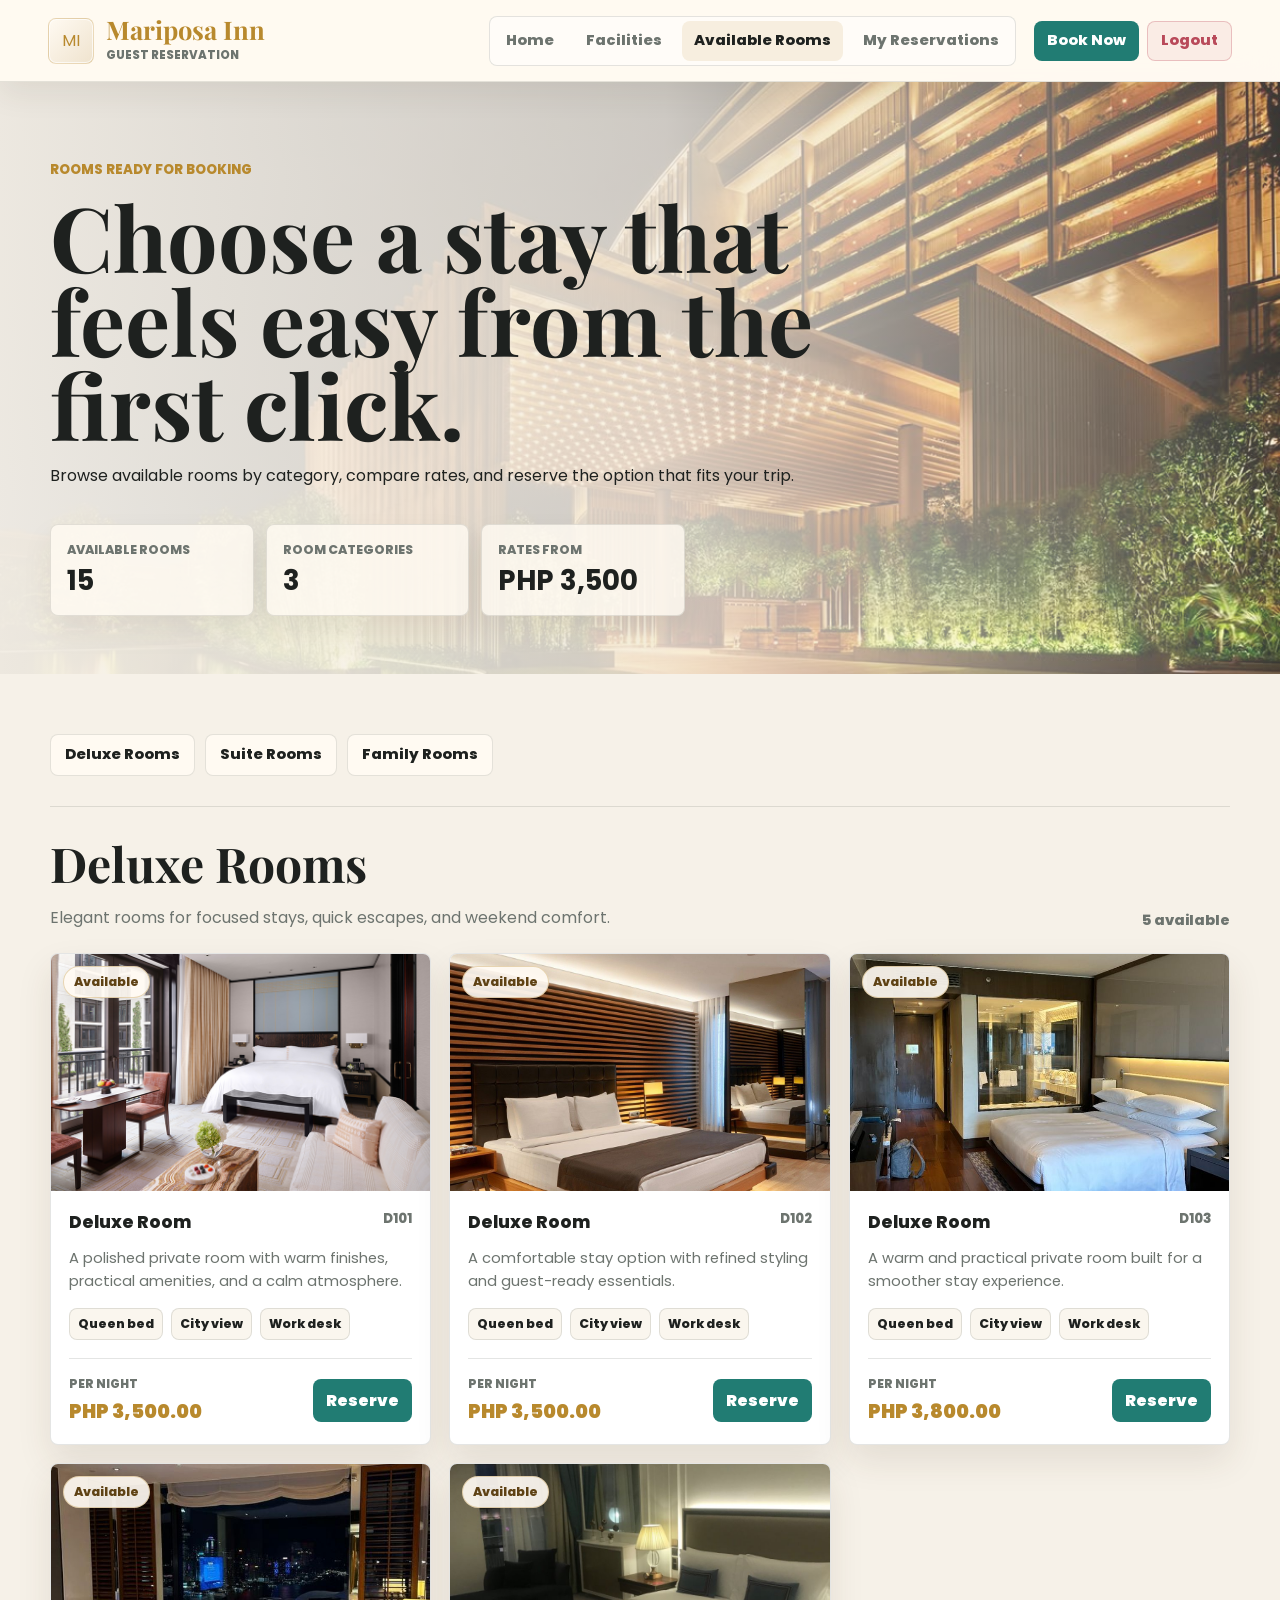
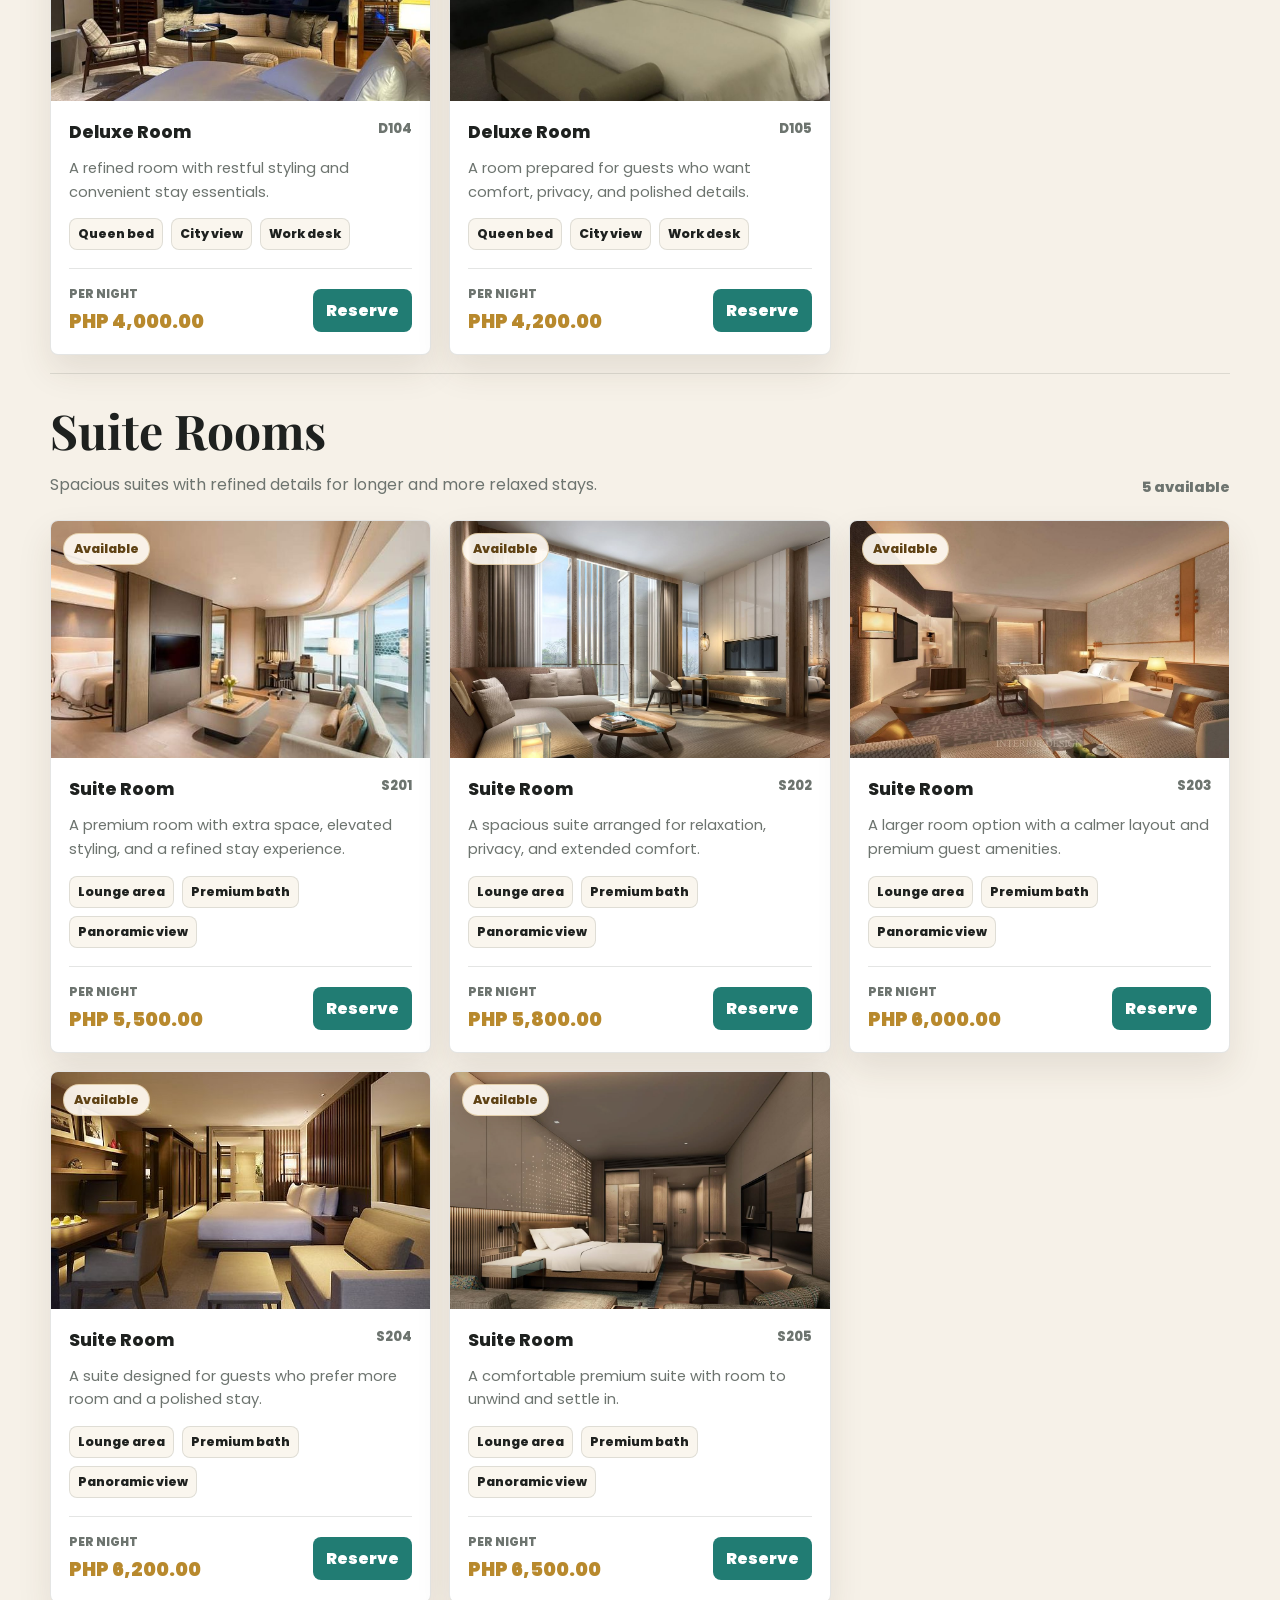
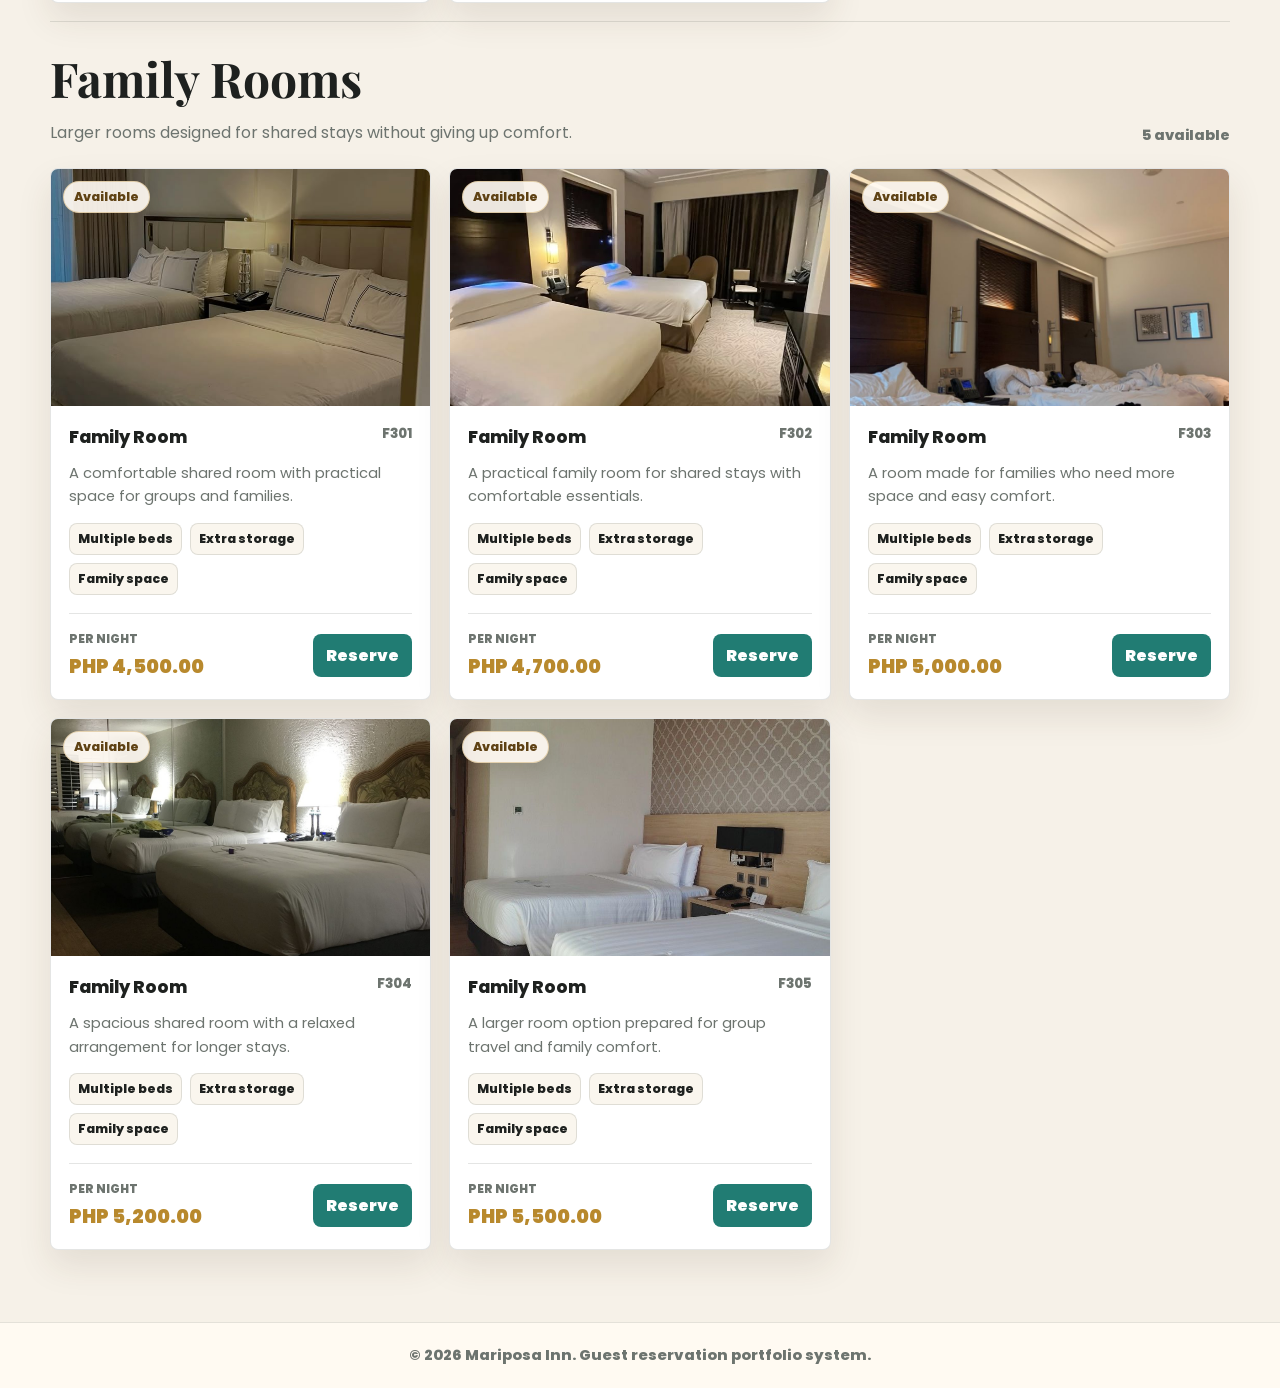
<file: docs/available_rooms.html>
<!DOCTYPE html>
<html lang="en">
<head>
  <meta charset="UTF-8">
  <meta name="viewport" content="width=device-width, initial-scale=1.0">
  <title>Available Rooms | Mariposa Inn</title>
  <link rel="preconnect" href="https://fonts.googleapis.com">
  <link rel="preconnect" href="https://fonts.gstatic.com" crossorigin>
  <link href="https://fonts.googleapis.com/css2?family=Playfair+Display:wght@600;700&family=Poppins:wght@400;500;600;700;800&display=swap" rel="stylesheet">
  <link rel="stylesheet" href="assets/site.css">
</head>
<body>
  <header class="site-nav">
    <a href="index.html" class="nav-brand"><span class="brand-mark">MI</span><span><span class="logo">Mariposa Inn</span><span class="brand-subtitle">Guest Reservation</span></span></a>
    <nav>
      <ul>
        <li><a href="index.html" class="nav-link">Home</a></li>
        <li><a href="facilities.html" class="nav-link">Facilities</a></li>
        <li><a href="available_rooms.html" class="nav-link active">Available Rooms</a></li>
        <li><a href="my_reservations.html" class="nav-link">My Reservations</a></li>
      </ul>
      <div class="nav-actions"><a href="available_rooms.html" class="booking-link">Book Now</a><a href="#" class="logout-link">Logout</a></div>
    </nav>
  </header>

  <section class="page-hero">
    <div class="page-hero-inner">
      <div class="eyebrow">Rooms Ready For Booking</div>
      <h1>Choose a stay that feels easy from the first click.</h1>
      <p>Browse available rooms by category, compare rates, and reserve the option that fits your trip.</p>
      <div class="hero-stats">
        <div class="stat-tile"><span>Available Rooms</span><strong>15</strong></div>
        <div class="stat-tile"><span>Room Categories</span><strong>3</strong></div>
        <div class="stat-tile"><span>Rates From</span><strong>PHP 3,500</strong></div>
      </div>
    </div>
  </section>

  <main class="catalog">
    <div class="category-nav">
      <a href="#deluxe" class="category-chip">Deluxe Rooms</a>
      <a href="#suite" class="category-chip">Suite Rooms</a>
      <a href="#family" class="category-chip">Family Rooms</a>
    </div>

    <section class="room-section" id="deluxe">
      <div class="section-heading"><div><h2>Deluxe Rooms</h2><p>Elegant rooms for focused stays, quick escapes, and weekend comfort.</p></div><span class="room-count">5 available</span></div>
      <div class="rooms-grid">
        <article class="room-card"><div class="room-media"><img src="assets/deluxe.jpg" alt="Deluxe room D101"><span class="badge-available">Available</span></div><div class="room-body"><div class="room-title-row"><h3>Deluxe Room</h3><span class="room-number">D101</span></div><p class="room-copy">A polished private room with warm finishes, practical amenities, and a calm atmosphere.</p><ul class="amenity-list"><li>Queen bed</li><li>City view</li><li>Work desk</li></ul><div class="room-footer"><div><span class="price-label">Per night</span><strong class="price">PHP 3,500.00</strong></div><a href="reserve.html" class="reserve-btn">Reserve</a></div></div></article>
        <article class="room-card"><div class="room-media"><img src="assets/deluxe2.jpg" alt="Deluxe room D102"><span class="badge-available">Available</span></div><div class="room-body"><div class="room-title-row"><h3>Deluxe Room</h3><span class="room-number">D102</span></div><p class="room-copy">A comfortable stay option with refined styling and guest-ready essentials.</p><ul class="amenity-list"><li>Queen bed</li><li>City view</li><li>Work desk</li></ul><div class="room-footer"><div><span class="price-label">Per night</span><strong class="price">PHP 3,500.00</strong></div><a href="reserve.html" class="reserve-btn">Reserve</a></div></div></article>
        <article class="room-card"><div class="room-media"><img src="assets/deluxe3.jpg" alt="Deluxe room D103"><span class="badge-available">Available</span></div><div class="room-body"><div class="room-title-row"><h3>Deluxe Room</h3><span class="room-number">D103</span></div><p class="room-copy">A warm and practical private room built for a smoother stay experience.</p><ul class="amenity-list"><li>Queen bed</li><li>City view</li><li>Work desk</li></ul><div class="room-footer"><div><span class="price-label">Per night</span><strong class="price">PHP 3,800.00</strong></div><a href="reserve.html" class="reserve-btn">Reserve</a></div></div></article>
        <article class="room-card"><div class="room-media"><img src="assets/deluxe4.jpg" alt="Deluxe room D104"><span class="badge-available">Available</span></div><div class="room-body"><div class="room-title-row"><h3>Deluxe Room</h3><span class="room-number">D104</span></div><p class="room-copy">A refined room with restful styling and convenient stay essentials.</p><ul class="amenity-list"><li>Queen bed</li><li>City view</li><li>Work desk</li></ul><div class="room-footer"><div><span class="price-label">Per night</span><strong class="price">PHP 4,000.00</strong></div><a href="reserve.html" class="reserve-btn">Reserve</a></div></div></article>
        <article class="room-card"><div class="room-media"><img src="assets/deluxe5.jpg" alt="Deluxe room D105"><span class="badge-available">Available</span></div><div class="room-body"><div class="room-title-row"><h3>Deluxe Room</h3><span class="room-number">D105</span></div><p class="room-copy">A room prepared for guests who want comfort, privacy, and polished details.</p><ul class="amenity-list"><li>Queen bed</li><li>City view</li><li>Work desk</li></ul><div class="room-footer"><div><span class="price-label">Per night</span><strong class="price">PHP 4,200.00</strong></div><a href="reserve.html" class="reserve-btn">Reserve</a></div></div></article>
      </div>
    </section>

    <section class="room-section" id="suite">
      <div class="section-heading"><div><h2>Suite Rooms</h2><p>Spacious suites with refined details for longer and more relaxed stays.</p></div><span class="room-count">5 available</span></div>
      <div class="rooms-grid">
        <article class="room-card"><div class="room-media"><img src="assets/suite.jpg" alt="Suite room S201"><span class="badge-available">Available</span></div><div class="room-body"><div class="room-title-row"><h3>Suite Room</h3><span class="room-number">S201</span></div><p class="room-copy">A premium room with extra space, elevated styling, and a refined stay experience.</p><ul class="amenity-list"><li>Lounge area</li><li>Premium bath</li><li>Panoramic view</li></ul><div class="room-footer"><div><span class="price-label">Per night</span><strong class="price">PHP 5,500.00</strong></div><a href="reserve.html" class="reserve-btn">Reserve</a></div></div></article>
        <article class="room-card"><div class="room-media"><img src="assets/s2.jpg" alt="Suite room S202"><span class="badge-available">Available</span></div><div class="room-body"><div class="room-title-row"><h3>Suite Room</h3><span class="room-number">S202</span></div><p class="room-copy">A spacious suite arranged for relaxation, privacy, and extended comfort.</p><ul class="amenity-list"><li>Lounge area</li><li>Premium bath</li><li>Panoramic view</li></ul><div class="room-footer"><div><span class="price-label">Per night</span><strong class="price">PHP 5,800.00</strong></div><a href="reserve.html" class="reserve-btn">Reserve</a></div></div></article>
        <article class="room-card"><div class="room-media"><img src="assets/s3.jpg" alt="Suite room S203"><span class="badge-available">Available</span></div><div class="room-body"><div class="room-title-row"><h3>Suite Room</h3><span class="room-number">S203</span></div><p class="room-copy">A larger room option with a calmer layout and premium guest amenities.</p><ul class="amenity-list"><li>Lounge area</li><li>Premium bath</li><li>Panoramic view</li></ul><div class="room-footer"><div><span class="price-label">Per night</span><strong class="price">PHP 6,000.00</strong></div><a href="reserve.html" class="reserve-btn">Reserve</a></div></div></article>
        <article class="room-card"><div class="room-media"><img src="assets/s4.jpg" alt="Suite room S204"><span class="badge-available">Available</span></div><div class="room-body"><div class="room-title-row"><h3>Suite Room</h3><span class="room-number">S204</span></div><p class="room-copy">A suite designed for guests who prefer more room and a polished stay.</p><ul class="amenity-list"><li>Lounge area</li><li>Premium bath</li><li>Panoramic view</li></ul><div class="room-footer"><div><span class="price-label">Per night</span><strong class="price">PHP 6,200.00</strong></div><a href="reserve.html" class="reserve-btn">Reserve</a></div></div></article>
        <article class="room-card"><div class="room-media"><img src="assets/s5.jpg" alt="Suite room S205"><span class="badge-available">Available</span></div><div class="room-body"><div class="room-title-row"><h3>Suite Room</h3><span class="room-number">S205</span></div><p class="room-copy">A comfortable premium suite with room to unwind and settle in.</p><ul class="amenity-list"><li>Lounge area</li><li>Premium bath</li><li>Panoramic view</li></ul><div class="room-footer"><div><span class="price-label">Per night</span><strong class="price">PHP 6,500.00</strong></div><a href="reserve.html" class="reserve-btn">Reserve</a></div></div></article>
      </div>
    </section>

    <section class="room-section" id="family">
      <div class="section-heading"><div><h2>Family Rooms</h2><p>Larger rooms designed for shared stays without giving up comfort.</p></div><span class="room-count">5 available</span></div>
      <div class="rooms-grid">
        <article class="room-card"><div class="room-media"><img src="assets/family.jpg" alt="Family room F301"><span class="badge-available">Available</span></div><div class="room-body"><div class="room-title-row"><h3>Family Room</h3><span class="room-number">F301</span></div><p class="room-copy">A comfortable shared room with practical space for groups and families.</p><ul class="amenity-list"><li>Multiple beds</li><li>Extra storage</li><li>Family space</li></ul><div class="room-footer"><div><span class="price-label">Per night</span><strong class="price">PHP 4,500.00</strong></div><a href="reserve.html" class="reserve-btn">Reserve</a></div></div></article>
        <article class="room-card"><div class="room-media"><img src="assets/f2.jpg" alt="Family room F302"><span class="badge-available">Available</span></div><div class="room-body"><div class="room-title-row"><h3>Family Room</h3><span class="room-number">F302</span></div><p class="room-copy">A practical family room for shared stays with comfortable essentials.</p><ul class="amenity-list"><li>Multiple beds</li><li>Extra storage</li><li>Family space</li></ul><div class="room-footer"><div><span class="price-label">Per night</span><strong class="price">PHP 4,700.00</strong></div><a href="reserve.html" class="reserve-btn">Reserve</a></div></div></article>
        <article class="room-card"><div class="room-media"><img src="assets/f3.jpg" alt="Family room F303"><span class="badge-available">Available</span></div><div class="room-body"><div class="room-title-row"><h3>Family Room</h3><span class="room-number">F303</span></div><p class="room-copy">A room made for families who need more space and easy comfort.</p><ul class="amenity-list"><li>Multiple beds</li><li>Extra storage</li><li>Family space</li></ul><div class="room-footer"><div><span class="price-label">Per night</span><strong class="price">PHP 5,000.00</strong></div><a href="reserve.html" class="reserve-btn">Reserve</a></div></div></article>
        <article class="room-card"><div class="room-media"><img src="assets/f4.jpg" alt="Family room F304"><span class="badge-available">Available</span></div><div class="room-body"><div class="room-title-row"><h3>Family Room</h3><span class="room-number">F304</span></div><p class="room-copy">A spacious shared room with a relaxed arrangement for longer stays.</p><ul class="amenity-list"><li>Multiple beds</li><li>Extra storage</li><li>Family space</li></ul><div class="room-footer"><div><span class="price-label">Per night</span><strong class="price">PHP 5,200.00</strong></div><a href="reserve.html" class="reserve-btn">Reserve</a></div></div></article>
        <article class="room-card"><div class="room-media"><img src="assets/f5.jpg" alt="Family room F305"><span class="badge-available">Available</span></div><div class="room-body"><div class="room-title-row"><h3>Family Room</h3><span class="room-number">F305</span></div><p class="room-copy">A larger room option prepared for group travel and family comfort.</p><ul class="amenity-list"><li>Multiple beds</li><li>Extra storage</li><li>Family space</li></ul><div class="room-footer"><div><span class="price-label">Per night</span><strong class="price">PHP 5,500.00</strong></div><a href="reserve.html" class="reserve-btn">Reserve</a></div></div></article>
      </div>
    </section>
  </main>
  <footer class="footer">© 2026 Mariposa Inn. Guest reservation portfolio system.</footer>
</body>
</html>
</file>
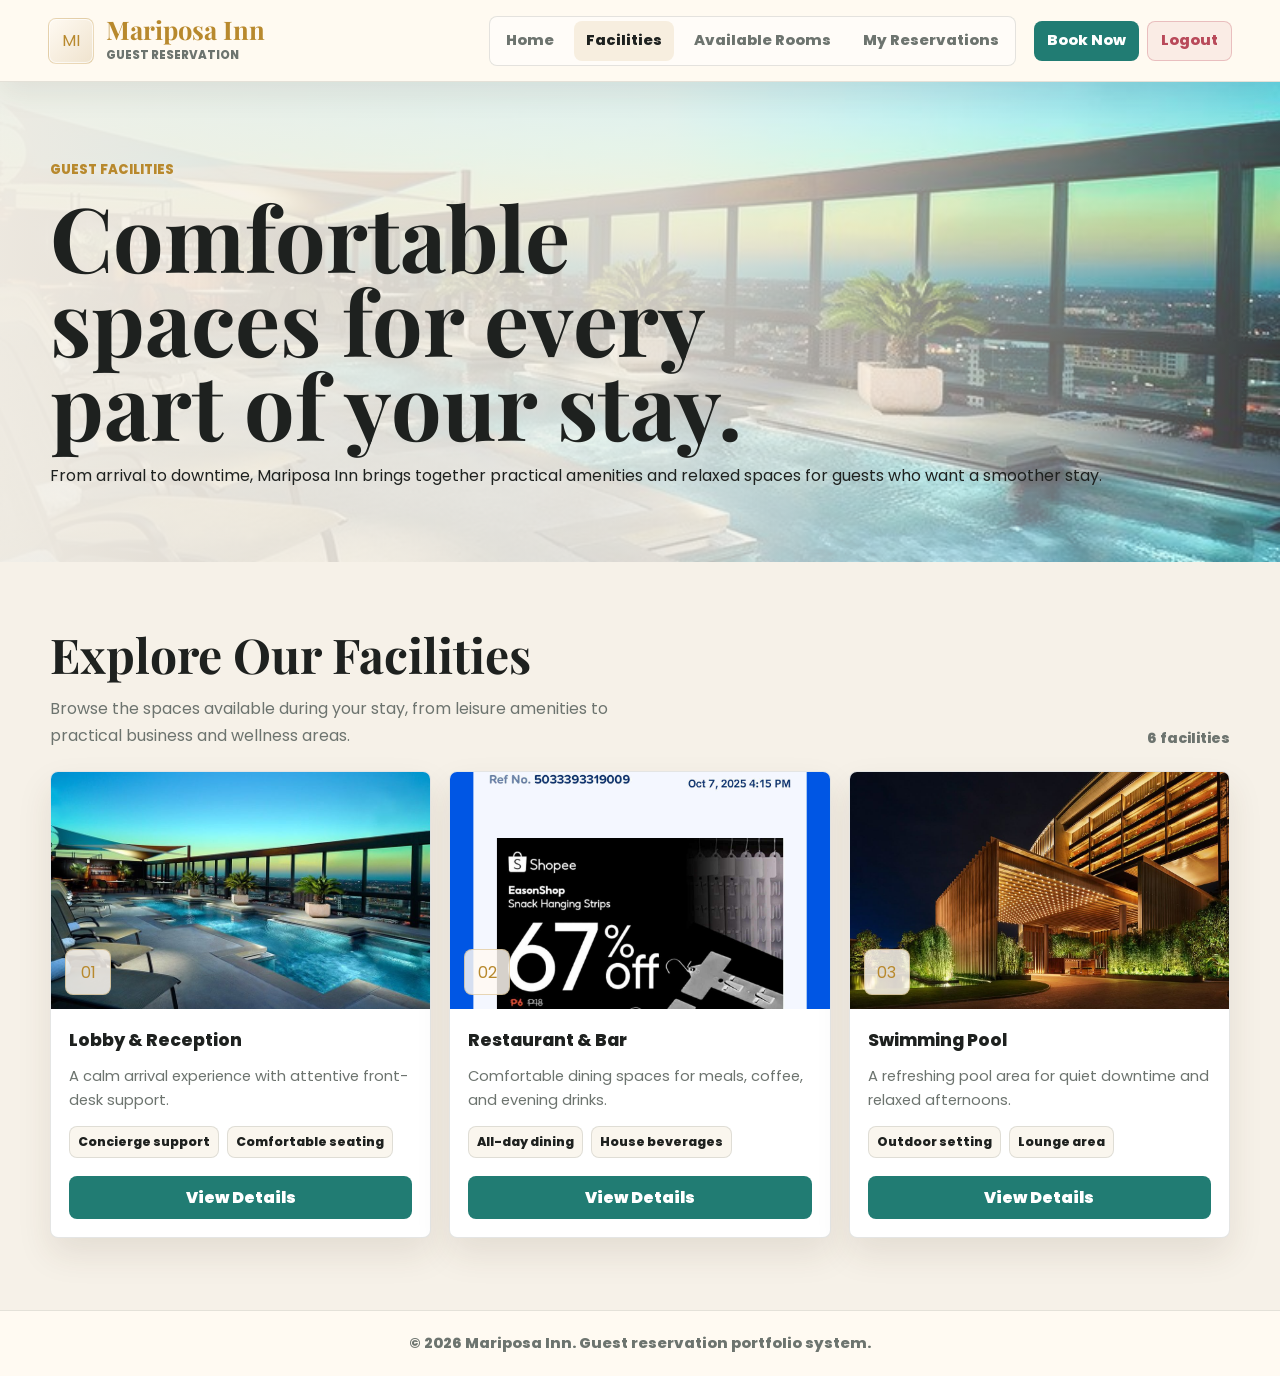
<file: docs/facilities.html>
<!DOCTYPE html>
<html lang="en">
<head>
  <meta charset="UTF-8">
  <meta name="viewport" content="width=device-width, initial-scale=1.0">
  <title>Facilities | Mariposa Inn</title>
  <link rel="preconnect" href="https://fonts.googleapis.com">
  <link rel="preconnect" href="https://fonts.gstatic.com" crossorigin>
  <link href="https://fonts.googleapis.com/css2?family=Playfair+Display:wght@600;700&family=Poppins:wght@400;500;600;700;800&display=swap" rel="stylesheet">
  <link rel="stylesheet" href="assets/site.css">
</head>
<body>
  <header class="site-nav">
    <a href="index.html" class="nav-brand"><span class="brand-mark">MI</span><span><span class="logo">Mariposa Inn</span><span class="brand-subtitle">Guest Reservation</span></span></a>
    <nav>
      <ul>
        <li><a href="index.html" class="nav-link">Home</a></li>
        <li><a href="facilities.html" class="nav-link active">Facilities</a></li>
        <li><a href="available_rooms.html" class="nav-link">Available Rooms</a></li>
        <li><a href="my_reservations.html" class="nav-link">My Reservations</a></li>
      </ul>
      <div class="nav-actions"><a href="available_rooms.html" class="booking-link">Book Now</a><a href="#" class="logout-link">Logout</a></div>
    </nav>
  </header>

  <section class="page-hero home-bg">
    <div class="page-hero-inner">
      <div class="eyebrow">Guest Facilities</div>
      <h1>Comfortable spaces for every part of your stay.</h1>
      <p>From arrival to downtime, Mariposa Inn brings together practical amenities and relaxed spaces for guests who want a smoother stay.</p>
    </div>
  </section>

  <main class="facilities-wrap">
    <div class="section-heading"><div><h2>Explore Our Facilities</h2><p>Browse the spaces available during your stay, from leisure amenities to practical business and wellness areas.</p></div><span class="facility-count">6 facilities</span></div>
    <section class="facility-grid">
      <article class="facility-card"><div class="facility-media"><img src="assets/home.jpg" alt="Lobby"><span class="facility-icon">01</span></div><div class="facility-body"><h3>Lobby & Reception</h3><p>A calm arrival experience with attentive front-desk support.</p><ul class="highlight-list"><li>Concierge support</li><li>Comfortable seating</li></ul><a href="#" class="view-btn">View Details</a></div></article>
      <article class="facility-card"><div class="facility-media"><img src="assets/proof.jpg" alt="Restaurant"><span class="facility-icon">02</span></div><div class="facility-body"><h3>Restaurant & Bar</h3><p>Comfortable dining spaces for meals, coffee, and evening drinks.</p><ul class="highlight-list"><li>All-day dining</li><li>House beverages</li></ul><a href="#" class="view-btn">View Details</a></div></article>
      <article class="facility-card"><div class="facility-media"><img src="assets/labas.jpg" alt="Pool"><span class="facility-icon">03</span></div><div class="facility-body"><h3>Swimming Pool</h3><p>A refreshing pool area for quiet downtime and relaxed afternoons.</p><ul class="highlight-list"><li>Outdoor setting</li><li>Lounge area</li></ul><a href="#" class="view-btn">View Details</a></div></article>
    </section>
  </main>
  <footer class="footer">© 2026 Mariposa Inn. Guest reservation portfolio system.</footer>
</body>
</html>
</file>
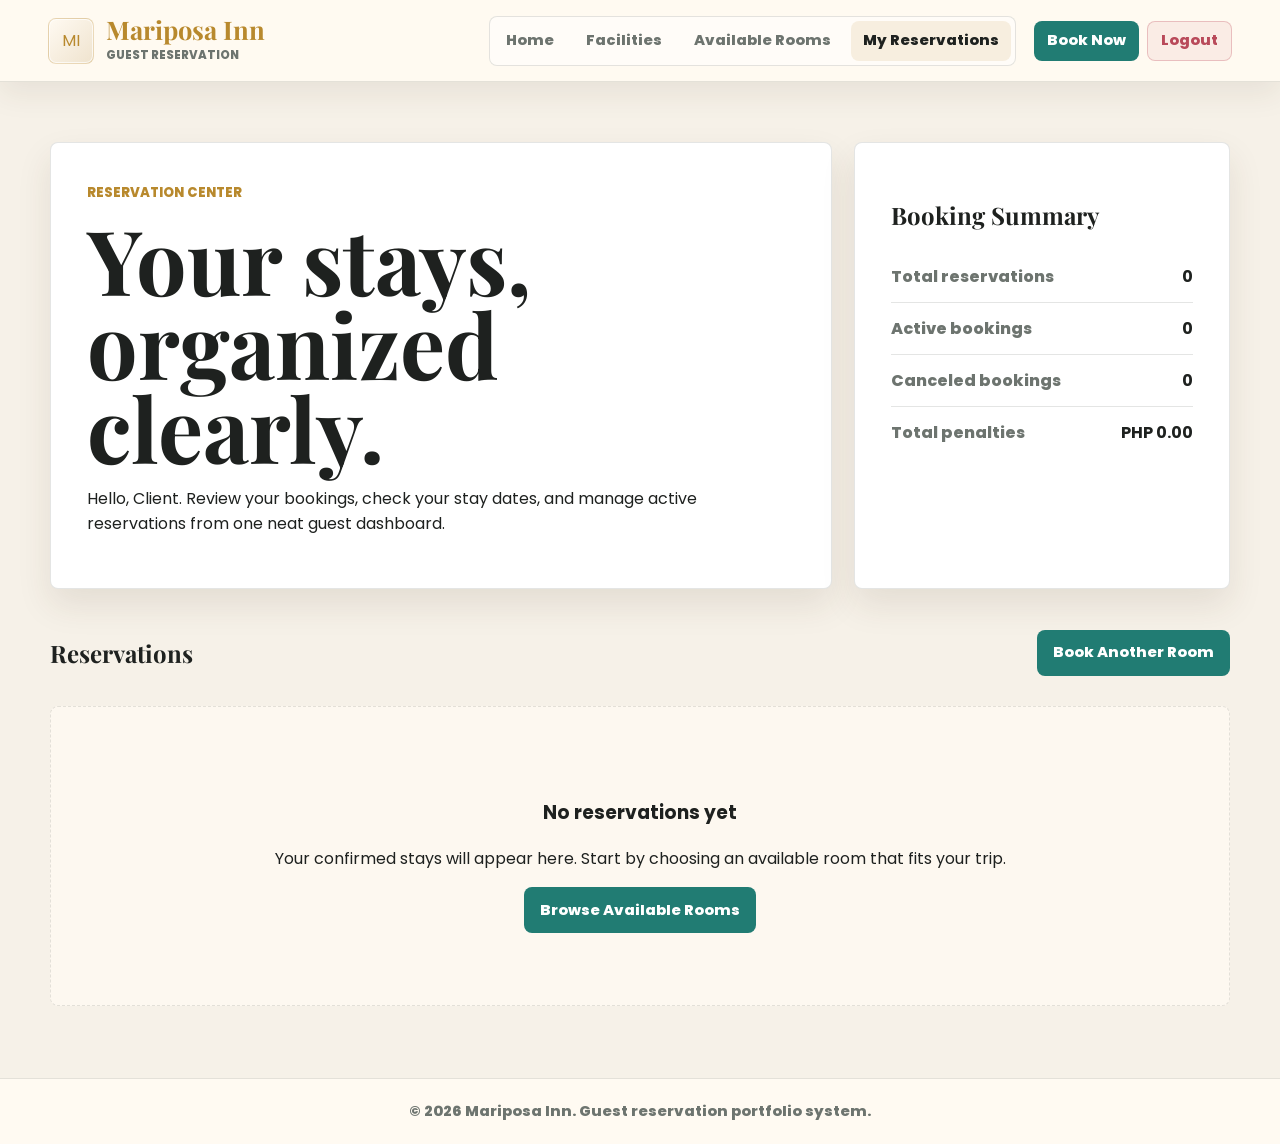
<file: docs/my_reservations.html>
<!DOCTYPE html>
<html lang="en">
<head>
  <meta charset="UTF-8">
  <meta name="viewport" content="width=device-width, initial-scale=1.0">
  <title>My Reservations | Mariposa Inn</title>
  <link rel="preconnect" href="https://fonts.googleapis.com">
  <link rel="preconnect" href="https://fonts.gstatic.com" crossorigin>
  <link href="https://fonts.googleapis.com/css2?family=Playfair+Display:wght@600;700&family=Poppins:wght@400;500;600;700;800&display=swap" rel="stylesheet">
  <link rel="stylesheet" href="assets/site.css">
</head>
<body>
  <header class="site-nav">
    <a href="index.html" class="nav-brand"><span class="brand-mark">MI</span><span><span class="logo">Mariposa Inn</span><span class="brand-subtitle">Guest Reservation</span></span></a>
    <nav>
      <ul>
        <li><a href="index.html" class="nav-link">Home</a></li>
        <li><a href="facilities.html" class="nav-link">Facilities</a></li>
        <li><a href="available_rooms.html" class="nav-link">Available Rooms</a></li>
        <li><a href="my_reservations.html" class="nav-link active">My Reservations</a></li>
      </ul>
      <div class="nav-actions"><a href="available_rooms.html" class="booking-link">Book Now</a><a href="#" class="logout-link">Logout</a></div>
    </nav>
  </header>

  <main class="page-shell">
    <section class="hero-panel">
      <div class="hero-copy"><div class="eyebrow">Reservation Center</div><h1>Your stays, organized clearly.</h1><p>Hello, Client. Review your bookings, check your stay dates, and manage active reservations from one neat guest dashboard.</p></div>
      <aside class="summary-card"><h2>Booking Summary</h2><div class="summary-row"><span>Total reservations</span><strong>0</strong></div><div class="summary-row"><span>Active bookings</span><strong>0</strong></div><div class="summary-row"><span>Canceled bookings</span><strong>0</strong></div><div class="summary-row"><span>Total penalties</span><strong>PHP 0.00</strong></div></aside>
    </section>
    <div class="toolbar"><h2>Reservations</h2><a href="available_rooms.html" class="primary-btn">Book Another Room</a></div>
    <section class="empty-state"><div><h3>No reservations yet</h3><p>Your confirmed stays will appear here. Start by choosing an available room that fits your trip.</p><a href="available_rooms.html" class="primary-btn">Browse Available Rooms</a></div></section>
  </main>
  <footer class="footer">© 2026 Mariposa Inn. Guest reservation portfolio system.</footer>
</body>
</html>
</file>
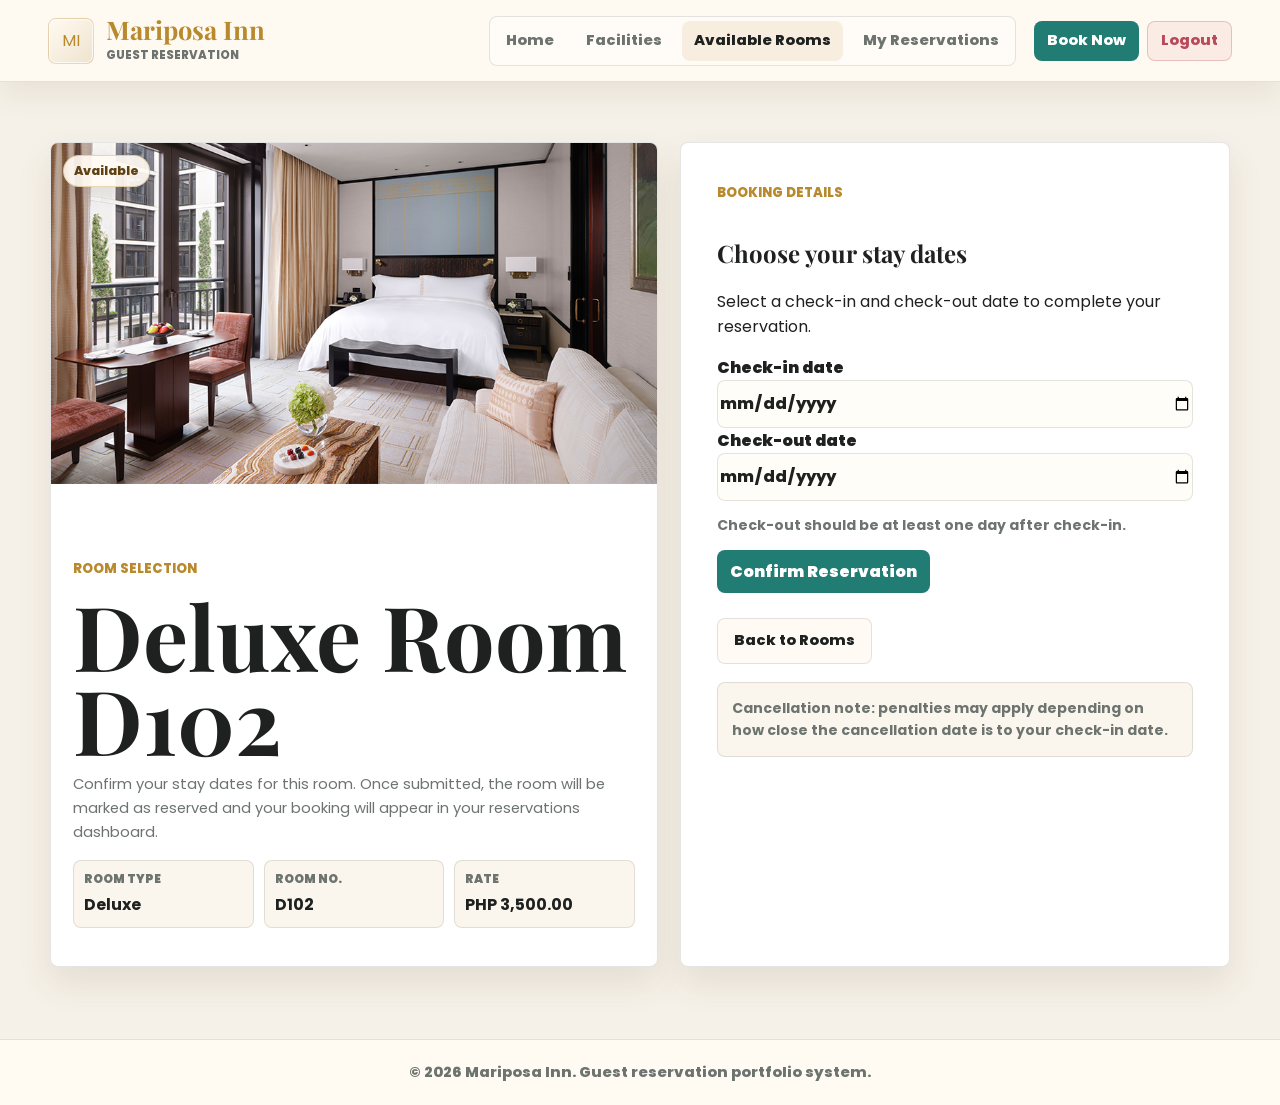
<file: docs/reserve.html>
<!DOCTYPE html>
<html lang="en">
<head>
  <meta charset="UTF-8">
  <meta name="viewport" content="width=device-width, initial-scale=1.0">
  <title>Reserve Deluxe Room | Mariposa Inn</title>
  <link rel="preconnect" href="https://fonts.googleapis.com">
  <link rel="preconnect" href="https://fonts.gstatic.com" crossorigin>
  <link href="https://fonts.googleapis.com/css2?family=Playfair+Display:wght@600;700&family=Poppins:wght@400;500;600;700;800&display=swap" rel="stylesheet">
  <link rel="stylesheet" href="assets/site.css">
</head>
<body>
  <header class="site-nav">
    <a href="index.html" class="nav-brand"><span class="brand-mark">MI</span><span><span class="logo">Mariposa Inn</span><span class="brand-subtitle">Guest Reservation</span></span></a>
    <nav>
      <ul>
        <li><a href="index.html" class="nav-link">Home</a></li>
        <li><a href="facilities.html" class="nav-link">Facilities</a></li>
        <li><a href="available_rooms.html" class="nav-link active">Available Rooms</a></li>
        <li><a href="my_reservations.html" class="nav-link">My Reservations</a></li>
      </ul>
      <div class="nav-actions"><a href="available_rooms.html" class="booking-link">Book Now</a><a href="#" class="logout-link">Logout</a></div>
    </nav>
  </header>

  <main class="page-shell">
    <section class="booking-layout">
      <article class="room-preview">
        <div class="room-image"><img src="assets/deluxe.jpg" alt="Deluxe room"><span class="room-badge">Available</span></div>
        <div class="room-info"><div class="eyebrow">Room Selection</div><h1>Deluxe Room D102</h1><p class="room-copy">Confirm your stay dates for this room. Once submitted, the room will be marked as reserved and your booking will appear in your reservations dashboard.</p><div class="detail-grid three"><div class="detail-box"><span>Room Type</span><strong>Deluxe</strong></div><div class="detail-box"><span>Room No.</span><strong>D102</strong></div><div class="detail-box"><span>Rate</span><strong>PHP 3,500.00</strong></div></div></div>
      </article>
      <aside class="booking-panel">
        <div class="eyebrow">Booking Details</div>
        <h2>Choose your stay dates</h2>
        <p>Select a check-in and check-out date to complete your reservation.</p>
        <form>
          <label class="form-label" for="check_in">Check-in date</label>
          <input class="form-control" type="date" id="check_in">
          <br>
          <label class="form-label" for="check_out">Check-out date</label>
          <input class="form-control" type="date" id="check_out">
          <p class="form-text">Check-out should be at least one day after check-in.</p>
          <a href="my_reservations.html" class="submit-btn">Confirm Reservation</a>
          <br><br>
          <a href="available_rooms.html" class="secondary-btn">Back to Rooms</a>
        </form>
        <div class="policy-note"><strong>Cancellation note:</strong> penalties may apply depending on how close the cancellation date is to your check-in date.</div>
      </aside>
    </section>
  </main>
  <footer class="footer">© 2026 Mariposa Inn. Guest reservation portfolio system.</footer>
</body>
</html>
</file>
<file: docs/assets/site.css>
:root {
  --page: #f6f1e8;
  --surface: #fffaf2;
  --surface-strong: #ffffff;
  --text: #1e211f;
  --muted: #6d746f;
  --line: rgba(39, 43, 38, 0.12);
  --gold: #b8892d;
  --teal: #217c73;
  --rose: #b94a5a;
  --ink: #1e211f;
}

* {
  box-sizing: border-box;
}

html {
  scroll-behavior: smooth;
}

body {
  margin: 0;
  background: var(--page);
  color: var(--text);
  font-family: "Poppins", Arial, sans-serif;
}

img {
  display: block;
  max-width: 100%;
}

.site-nav {
  position: sticky;
  top: 0;
  z-index: 1000;
  display: flex;
  align-items: center;
  justify-content: space-between;
  gap: 24px;
  min-height: 82px;
  padding: 12px clamp(18px, 4vw, 48px);
  border-bottom: 1px solid var(--line);
  background: rgba(255, 250, 242, 0.94);
  box-shadow: 0 12px 30px rgba(68, 52, 27, 0.08);
  backdrop-filter: blur(18px);
}

.nav-brand {
  display: inline-flex;
  align-items: center;
  gap: 12px;
  color: var(--text);
  text-decoration: none;
}

.brand-mark {
  width: 46px;
  height: 46px;
  display: grid;
  place-items: center;
  border: 1px solid rgba(184, 137, 45, 0.26);
  border-radius: 8px;
  color: var(--gold);
  background: linear-gradient(135deg, #fffaf2, #efe3ce);
  box-shadow: inset 0 0 0 1px rgba(255, 255, 255, 0.7);
}

.logo {
  display: block;
  color: var(--gold);
  font-family: "Playfair Display", serif;
  font-size: clamp(1.28rem, 2vw, 1.65rem);
  font-weight: 700;
  line-height: 1;
  letter-spacing: 0;
  white-space: nowrap;
}

.brand-subtitle {
  display: block;
  margin-top: 4px;
  color: var(--muted);
  font-size: 0.72rem;
  font-weight: 800;
  letter-spacing: 0;
  text-transform: uppercase;
}

.site-nav nav,
.site-nav ul,
.nav-actions {
  display: flex;
  align-items: center;
  gap: 8px;
  margin: 0;
  padding: 0;
  list-style: none;
}

.site-nav nav {
  gap: 18px;
}

.site-nav ul {
  padding: 4px;
  border: 1px solid var(--line);
  border-radius: 8px;
  background: rgba(255, 255, 255, 0.5);
}

.nav-link,
.booking-link,
.logout-link,
.primary-btn,
.secondary-btn {
  display: inline-flex;
  align-items: center;
  justify-content: center;
  min-height: 40px;
  border-radius: 8px;
  font-size: 0.92rem;
  font-weight: 800;
  text-decoration: none;
  transition: 0.2s ease;
}

.nav-link {
  padding: 8px 12px;
  color: var(--muted);
}

.nav-link:hover,
.nav-link.active {
  color: var(--ink);
  background: rgba(184, 137, 45, 0.12);
}

.booking-link,
.primary-btn {
  gap: 8px;
  border: 0;
  color: #fff;
  background: var(--teal);
}

.booking-link {
  padding: 8px 13px;
  white-space: nowrap;
}

.primary-btn,
.secondary-btn {
  min-height: 46px;
  padding: 11px 16px;
}

.booking-link:hover,
.primary-btn:hover {
  color: #fff;
  filter: brightness(1.06);
  transform: translateY(-1px);
}

.logout-link {
  gap: 8px;
  min-height: 40px;
  padding: 8px 13px;
  border: 1px solid rgba(185, 74, 90, 0.28);
  color: var(--rose);
  background: rgba(185, 74, 90, 0.08);
}

.logout-link:hover {
  color: #fff;
  background: var(--rose);
}

.secondary-btn {
  gap: 8px;
  border: 1px solid var(--line);
  color: var(--ink);
  background: rgba(255, 250, 242, 0.82);
}

.secondary-btn:hover {
  color: var(--ink);
  border-color: rgba(184, 137, 45, 0.42);
  background: var(--surface);
}

.hero {
  position: relative;
  min-height: calc(100vh - 82px);
  display: flex;
  align-items: center;
  overflow: hidden;
  background: #efe7d8;
}

.hero-video {
  position: absolute;
  inset: 0;
  width: 100%;
  height: 100%;
  object-fit: cover;
  z-index: 0;
}

.hero::after {
  content: "";
  position: absolute;
  inset: 0;
  z-index: 1;
  background: linear-gradient(90deg, rgba(246, 241, 232, 0.96) 0%, rgba(246, 241, 232, 0.84) 48%, rgba(246, 241, 232, 0.28) 100%);
}

.hero-inner,
.content-wrap,
.page-shell,
.catalog,
.facilities-wrap {
  width: min(1180px, calc(100% - 36px));
  margin: 0 auto;
}

.hero-inner {
  position: relative;
  z-index: 2;
  padding: 64px 0;
}

.eyebrow {
  display: inline-flex;
  align-items: center;
  gap: 8px;
  margin-bottom: 14px;
  color: var(--gold);
  font-size: 0.82rem;
  font-weight: 800;
  text-transform: uppercase;
}

h1,
h2 {
  font-family: "Playfair Display", serif;
  letter-spacing: 0;
}

h1 {
  max-width: 780px;
  margin: 0;
  font-size: clamp(2.8rem, 7vw, 6rem);
  line-height: 0.94;
}

.hero p {
  max-width: 620px;
  margin: 22px 0 0;
  color: var(--muted);
  font-size: 1.02rem;
  line-height: 1.8;
}

.hero-actions {
  display: flex;
  flex-wrap: wrap;
  gap: 12px;
  margin-top: 28px;
}

.hero-stats {
  display: grid;
  grid-template-columns: repeat(4, minmax(140px, 1fr));
  gap: 12px;
  width: min(850px, 100%);
  margin-top: 36px;
}

.stat-tile {
  min-height: 92px;
  padding: 16px;
  border: 1px solid var(--line);
  border-radius: 8px;
  background: rgba(255, 250, 242, 0.82);
  box-shadow: 0 14px 30px rgba(68, 52, 27, 0.08);
}

.stat-tile span {
  display: block;
  color: var(--muted);
  font-size: 0.78rem;
  font-weight: 800;
  text-transform: uppercase;
}

.stat-tile strong {
  display: block;
  margin-top: 8px;
  font-size: 1.72rem;
  line-height: 1;
}

.content-wrap,
.page-shell,
.catalog,
.facilities-wrap {
  padding: 60px 0 72px;
}

.section-heading {
  display: flex;
  align-items: flex-end;
  justify-content: space-between;
  gap: 22px;
  margin-bottom: 22px;
}

.section-heading h2 {
  margin: 0;
  font-size: clamp(1.9rem, 4vw, 3rem);
}

.section-heading p {
  max-width: 620px;
  margin: 9px 0 0;
  color: var(--muted);
  line-height: 1.7;
}

.feature-grid,
.steps-grid,
.rooms-grid,
.facility-grid,
.reservations-grid {
  display: grid;
  gap: 18px;
}

.feature-grid,
.steps-grid,
.rooms-grid,
.facility-grid {
  grid-template-columns: repeat(3, minmax(0, 1fr));
}

.reservations-grid {
  grid-template-columns: repeat(2, minmax(0, 1fr));
}

.card,
.room-card,
.facility-card,
.reservation-card,
.booking-panel,
.room-preview,
.summary-card,
.hero-copy,
.step-card,
.feature-card {
  border: 1px solid var(--line);
  border-radius: 8px;
  background: var(--surface-strong);
  box-shadow: 0 16px 34px rgba(68, 52, 27, 0.1);
  overflow: hidden;
}

.feature-card {
  display: grid;
  grid-template-columns: 52px minmax(0, 1fr);
  gap: 14px;
  align-items: start;
  padding: 18px;
}

.feature-icon {
  width: 52px;
  height: 52px;
  display: grid;
  place-items: center;
  border-radius: 8px;
  color: var(--teal);
  background: rgba(33, 124, 115, 0.1);
  font-size: 1.4rem;
}

.feature-card h3,
.step-card h3,
.room-card h3,
.facility-card h3 {
  margin: 0;
  font-size: 1.08rem;
  font-weight: 800;
}

.feature-card p,
.step-card p {
  margin: 8px 0 0;
  color: var(--muted);
  line-height: 1.65;
}

.experience-grid {
  display: grid;
  grid-template-columns: 1.1fr 0.9fr;
  gap: 18px;
  margin-bottom: 44px;
}

.feature-photo {
  min-height: 430px;
  border: 1px solid var(--line);
  border-radius: 8px;
  background: url("home.jpg") center/cover;
  box-shadow: 0 18px 40px rgba(68, 52, 27, 0.12);
}

.feature-list {
  display: grid;
  gap: 14px;
}

.step-card {
  padding: 20px;
}

.step-number {
  display: inline-flex;
  align-items: center;
  justify-content: center;
  width: 38px;
  height: 38px;
  margin-bottom: 18px;
  border-radius: 8px;
  color: #fff;
  background: var(--gold);
  font-weight: 900;
}

.page-hero {
  min-height: 430px;
  display: flex;
  align-items: flex-end;
  background:
    linear-gradient(90deg, rgba(246, 241, 232, 0.96) 0%, rgba(246, 241, 232, 0.82) 52%, rgba(246, 241, 232, 0.22) 100%),
    url("labas.jpg") center/cover;
}

.page-hero.home-bg {
  background:
    linear-gradient(90deg, rgba(246, 241, 232, 0.96) 0%, rgba(246, 241, 232, 0.82) 52%, rgba(246, 241, 232, 0.22) 100%),
    url("home.jpg") center/cover;
}

.page-hero-inner {
  width: min(1180px, calc(100% - 36px));
  margin: 0 auto;
  padding: 74px 0 58px;
}

.category-nav {
  display: flex;
  flex-wrap: wrap;
  gap: 10px;
  margin-bottom: 30px;
}

.category-chip,
.tag {
  display: inline-flex;
  align-items: center;
  gap: 8px;
  min-height: 42px;
  padding: 9px 14px;
  border: 1px solid var(--line);
  border-radius: 8px;
  color: var(--text);
  background: var(--surface);
  font-size: 0.92rem;
  font-weight: 800;
  text-decoration: none;
}

.room-section {
  padding-top: 24px;
  margin-top: 18px;
  border-top: 1px solid var(--line);
}

.room-count,
.facility-count {
  flex: 0 0 auto;
  color: var(--muted);
  font-size: 0.9rem;
  font-weight: 800;
}

.room-card,
.facility-card {
  display: flex;
  flex-direction: column;
  min-height: 100%;
}

.room-media,
.facility-media {
  position: relative;
  aspect-ratio: 16 / 10;
  overflow: hidden;
  background: #e2d7c8;
}

.room-media img,
.facility-media img {
  width: 100%;
  height: 100%;
  object-fit: cover;
}

.badge-available,
.room-badge {
  position: absolute;
  top: 12px;
  left: 12px;
  display: inline-flex;
  align-items: center;
  gap: 6px;
  min-height: 30px;
  padding: 6px 10px;
  border: 1px solid rgba(184, 137, 45, 0.32);
  border-radius: 999px;
  color: #5f4214;
  background: rgba(255, 250, 242, 0.92);
  font-size: 0.78rem;
  font-weight: 800;
  box-shadow: 0 8px 18px rgba(68, 52, 27, 0.12);
}

.room-body,
.facility-body {
  display: flex;
  flex: 1;
  flex-direction: column;
  padding: 18px;
}

.room-title-row {
  display: flex;
  align-items: flex-start;
  justify-content: space-between;
  gap: 14px;
}

.room-number {
  color: var(--muted);
  font-size: 0.82rem;
  font-weight: 800;
  white-space: nowrap;
}

.room-copy,
.facility-body p {
  margin: 12px 0 14px;
  color: var(--muted);
  font-size: 0.92rem;
  line-height: 1.6;
}

.amenity-list,
.highlight-list {
  display: flex;
  flex-wrap: wrap;
  gap: 8px;
  padding: 0;
  margin: 0 0 18px;
  list-style: none;
}

.amenity-list li,
.highlight-list li {
  padding: 6px 8px;
  border: 1px solid var(--line);
  border-radius: 8px;
  color: var(--text);
  background: rgba(184, 137, 45, 0.08);
  font-size: 0.78rem;
  font-weight: 800;
}

.room-footer {
  display: flex;
  align-items: center;
  justify-content: space-between;
  gap: 12px;
  margin-top: auto;
  padding-top: 16px;
  border-top: 1px solid var(--line);
}

.price-label {
  display: block;
  color: var(--muted);
  font-size: 0.76rem;
  font-weight: 800;
  text-transform: uppercase;
}

.price {
  display: block;
  margin-top: 4px;
  color: var(--gold);
  font-size: 1.2rem;
  font-weight: 900;
  white-space: nowrap;
}

.reserve-btn,
.view-btn,
.submit-btn {
  display: inline-flex;
  align-items: center;
  justify-content: center;
  min-height: 40px;
  border: 0;
  border-radius: 8px;
  padding: 9px 13px;
  color: #fff;
  background: var(--teal);
  font-weight: 900;
  text-decoration: none;
}

.facility-icon {
  position: absolute;
  left: 14px;
  bottom: 14px;
  width: 46px;
  height: 46px;
  display: grid;
  place-items: center;
  border: 1px solid rgba(184, 137, 45, 0.32);
  border-radius: 8px;
  color: var(--gold);
  background: rgba(255, 250, 242, 0.84);
}

.hero-panel,
.booking-layout {
  display: grid;
  gap: 22px;
  align-items: stretch;
}

.hero-panel {
  grid-template-columns: minmax(0, 1.35fr) minmax(280px, 0.65fr);
  margin-bottom: 24px;
}

.booking-layout {
  grid-template-columns: minmax(0, 1.05fr) minmax(320px, 0.95fr);
}

.hero-copy,
.summary-card,
.booking-panel {
  padding: clamp(22px, 4vw, 36px);
}

.summary-row {
  display: flex;
  align-items: center;
  justify-content: space-between;
  gap: 14px;
  padding: 13px 0;
  border-bottom: 1px solid var(--line);
  color: var(--muted);
  font-weight: 800;
}

.summary-row:last-child {
  border-bottom: 0;
}

.summary-row strong {
  color: var(--text);
}

.toolbar {
  display: flex;
  align-items: center;
  justify-content: space-between;
  gap: 18px;
  margin: 28px 0 18px;
}

.reservation-card {
  display: grid;
  grid-template-columns: 190px minmax(0, 1fr);
  min-height: 230px;
}

.reservation-image {
  position: relative;
  min-height: 100%;
}

.reservation-image img {
  width: 100%;
  height: 100%;
  object-fit: cover;
}

.status-pill {
  position: absolute;
  left: 12px;
  top: 12px;
  padding: 6px 10px;
  border-radius: 999px;
  color: #063a34;
  background: #98ded5;
  font-size: 0.76rem;
  font-weight: 900;
}

.reservation-body {
  display: flex;
  flex-direction: column;
  padding: 18px;
}

.transaction,
.penalty {
  color: var(--muted);
  font-size: 0.86rem;
  font-weight: 800;
}

.reservation-meta,
.detail-grid {
  display: grid;
  grid-template-columns: repeat(2, minmax(0, 1fr));
  gap: 10px;
  margin: 16px 0;
}

.detail-grid.three {
  grid-template-columns: repeat(3, minmax(0, 1fr));
}

.meta-box,
.detail-box {
  padding: 10px;
  border: 1px solid var(--line);
  border-radius: 8px;
  background: #fbf6ed;
}

.meta-box span,
.detail-box span {
  display: block;
  color: var(--muted);
  font-size: 0.74rem;
  font-weight: 900;
  text-transform: uppercase;
}

.meta-box strong,
.detail-box strong {
  display: block;
  margin-top: 4px;
}

.empty-state {
  display: grid;
  place-items: center;
  min-height: 300px;
  border: 1px dashed var(--line);
  border-radius: 8px;
  background: rgba(255, 250, 242, 0.78);
  text-align: center;
  padding: 34px;
}

.room-preview {
  background: var(--surface-strong);
}

.room-image {
  position: relative;
  min-height: 390px;
}

.room-image img {
  width: 100%;
  height: 100%;
  object-fit: cover;
}

.room-info {
  padding: 22px;
}

.form-label {
  color: var(--ink);
  font-weight: 900;
}

.form-control {
  width: 100%;
  min-height: 48px;
  border: 1px solid var(--line);
  border-radius: 8px;
  background: #fffdf8;
  color: var(--text);
  font: inherit;
  font-weight: 800;
}

.form-text,
.policy-note {
  color: var(--muted);
  font-size: 0.88rem;
  font-weight: 700;
}

.policy-note {
  margin-top: 18px;
  padding: 14px;
  border: 1px solid var(--line);
  border-radius: 8px;
  background: rgba(184, 137, 45, 0.08);
  line-height: 1.6;
}

.footer {
  border-top: 1px solid var(--line);
  background: var(--surface);
  color: var(--muted);
  padding: 22px 18px;
  text-align: center;
  font-size: 0.92rem;
  font-weight: 800;
}

@media (max-width: 1040px) {
  .feature-grid,
  .steps-grid,
  .rooms-grid,
  .facility-grid,
  .reservations-grid,
  .hero-stats {
    grid-template-columns: repeat(2, minmax(0, 1fr));
  }

  .experience-grid,
  .hero-panel,
  .booking-layout {
    grid-template-columns: 1fr;
  }
}

@media (max-width: 760px) {
  .site-nav,
  .site-nav nav,
  .site-nav ul,
  .nav-actions,
  .section-heading,
  .toolbar,
  .room-footer {
    align-items: stretch;
    flex-direction: column;
  }

  .site-nav nav,
  .site-nav ul,
  .nav-actions,
  .nav-link,
  .booking-link,
  .logout-link,
  .primary-btn,
  .secondary-btn {
    width: 100%;
  }

  .hero {
    min-height: auto;
  }

  .feature-grid,
  .steps-grid,
  .rooms-grid,
  .facility-grid,
  .reservations-grid,
  .hero-stats,
  .reservation-meta,
  .detail-grid,
  .detail-grid.three {
    grid-template-columns: 1fr;
  }

  .reservation-card {
    grid-template-columns: 1fr;
  }

  .reservation-image,
  .room-image {
    min-height: 240px;
  }
}
</file>
